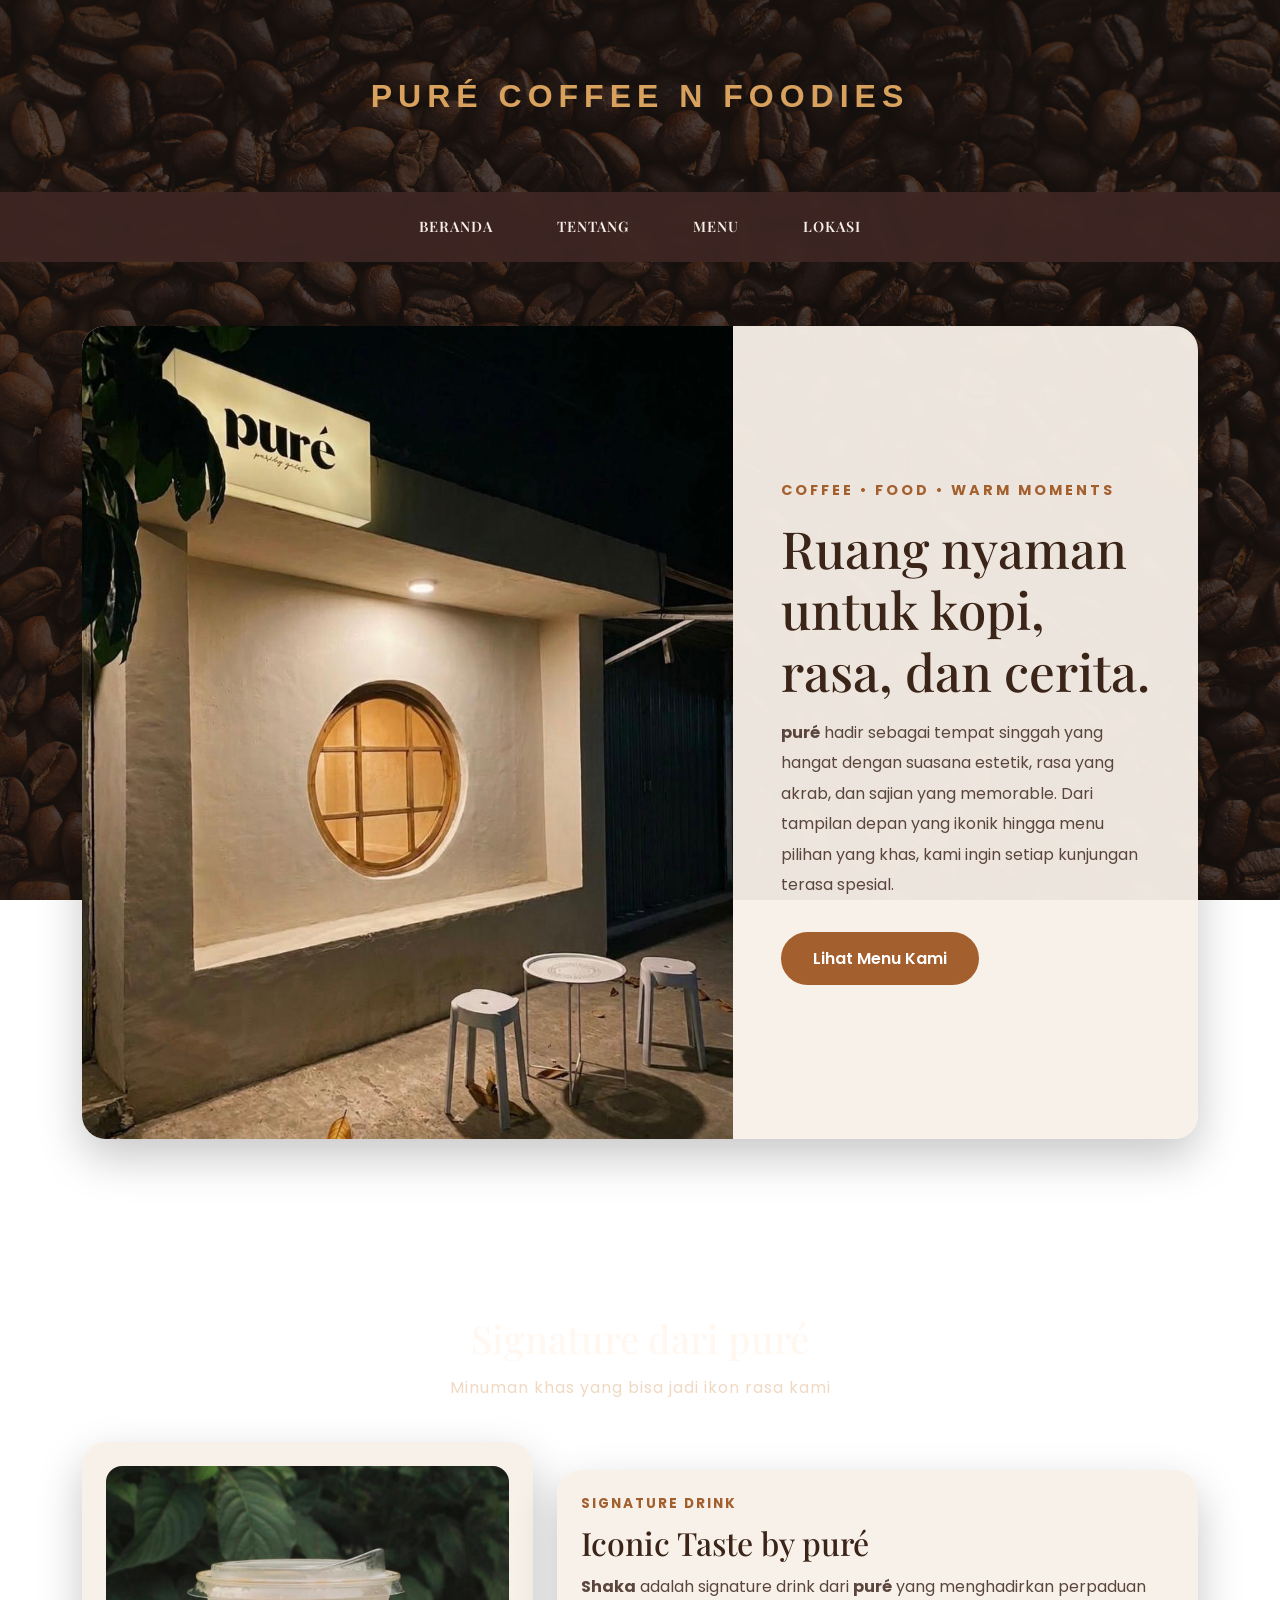
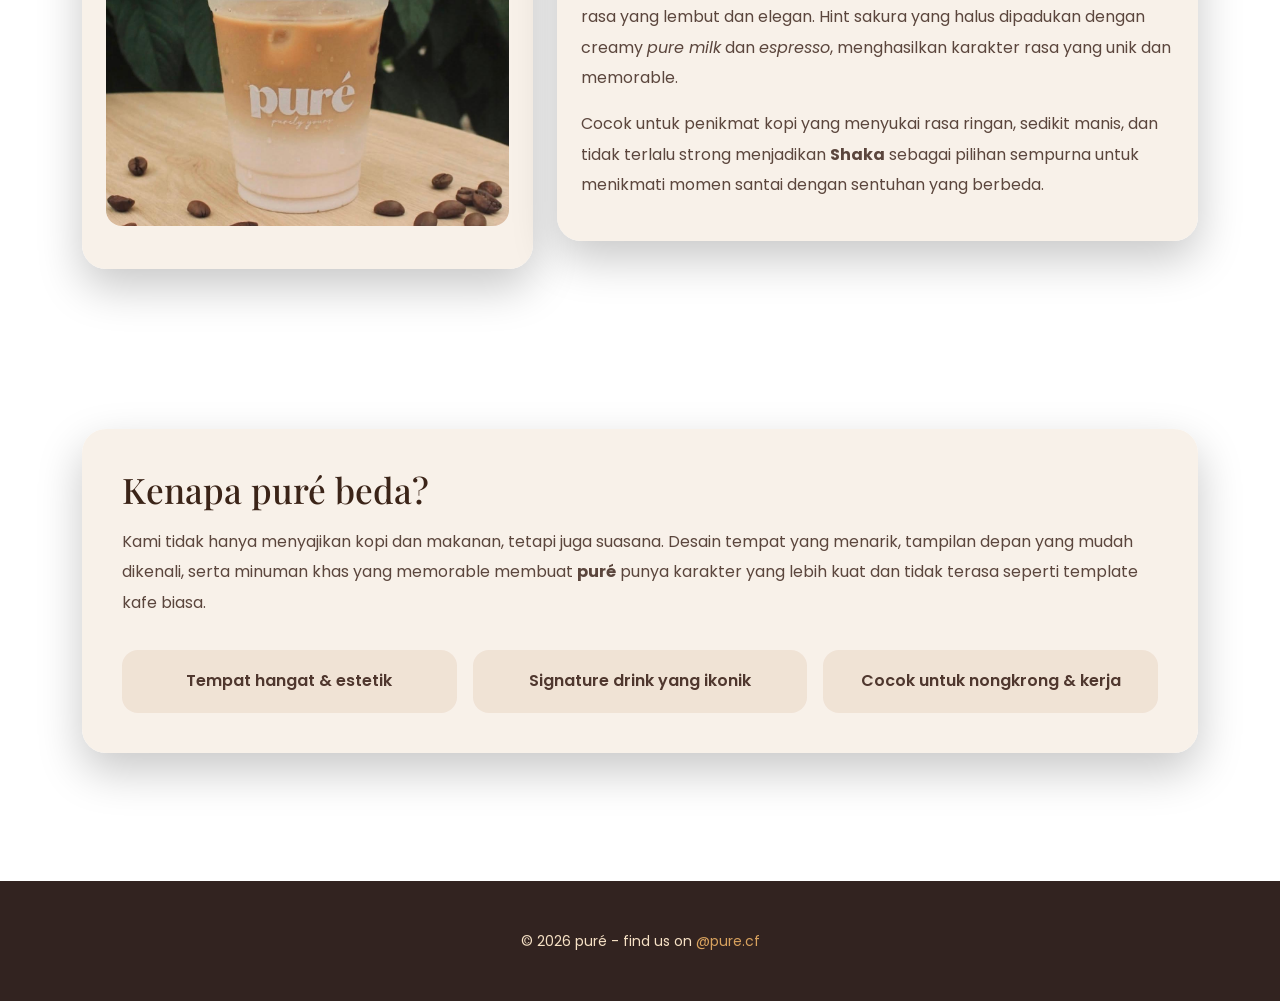
<file: index.html>
<!DOCTYPE html>
<html lang="id">
<head>
    <meta charset="utf-8" />
    <meta name="viewport" content="width=device-width, initial-scale=1, shrink-to-fit=no" />
    <meta name="description" content="puré coffee n foodies - kafe dengan kopi berkualitas, minuman signature, makanan lezat, dan suasana hangat untuk berkumpul." />
    <meta name="author" content="puré" />
    <title>pure.cf | puré coffee n foodies</title>
    <link rel="icon" type="image/x-icon" href="assets/favicon.ico" />

    <link href="https://fonts.googleapis.com/css2?family=Playfair+Display:wght@500;700;800&family=Poppins:wght@300;400;500;600;700&display=swap" rel="stylesheet" />
    <link href="css/styles.css" rel="stylesheet" />
    

    <style>
        body {
            font-family: 'Poppins', sans-serif;
            background: linear-gradient(rgba(28, 22, 19, 0.72), rgba(28, 22, 19, 0.72)), url('assets/img/bg.jpg');
            background-size: cover;
            background-position: center;
            background-attachment: fixed;
        }

        h1, h2, h3 {
            font-family: 'Playfair Display', serif;
        }
        .site-heading-upper {
            font-size: 2.6rem;
            letter-spacing: 6px;
            text-transform: uppercase;
            color: #d8a25e !important;
        }

        .site-heading-lower {
            font-size: 5.8rem;
            font-weight: 800;
            text-transform: none;
            letter-spacing: 1px;
        }

        #mainNav {
            background-color: rgba(62, 39, 35, 0.92);
        }

        #mainNav .navbar-nav .nav-item .nav-link {
            color: #f6eee7;
            font-weight: 600;
            letter-spacing: 1px;
        }

        .hero-section {
            padding: 4rem 0 6rem;
        }

        .hero-card, .signature-card, .story-card {
            background: rgba(248, 241, 232, 0.95);
            border-radius: 1.5rem;
            box-shadow: 0 18px 45px rgba(0, 0, 0, 0.22);
        }

        .hero-card {
            overflow: hidden;
        }

        .hero-image {
            width: 100%;
            height: 100%;
            min-height: 420px;
            object-fit: cover;
        }

        .hero-text {
            padding: 3rem;
        }

        .hero-tag {
            color: #a35f2d;
            text-transform: uppercase;
            letter-spacing: 3px;
            font-size: 0.9rem;
            font-weight: 700;
        }

        .hero-title {
            font-size: 3.2rem;
            color: #3b2418;
            margin: 1rem 0;
        }

        .hero-desc, .story-text, .signature-desc {
            color: #5b463d;
            line-height: 1.9;
        }

        .btn-pure {
            background-color: #a35f2d;
            color: #fff;
            padding: 0.9rem 2rem;
            border-radius: 999px;
            font-weight: 600;
            text-decoration: none;
            display: inline-block;
            transition: 0.3s ease;
        }

        .btn-pure:hover {
            background-color: #7e4720;
            color: #fff;
        }

        .section-soft {
            padding: 5rem 0;
        }

        .section-title {
            font-size: 2.4rem;
            color: #fff7f0;
            text-align: center;
            margin-bottom: 0.75rem;
        }

        .section-subtitle {
            text-align: center;
            color: #f0d8c2;
            margin-bottom: 2.5rem;
            letter-spacing: 1px;
        }

        .signature-card {
            padding: 1.5rem;
            height: 100%;
        }

        .signature-img {
            width: 100%;
            height: 360px;
            object-fit: cover;
            border-radius: 1rem;
            margin-bottom: 1.2rem;
        }

        .signature-label {
            color: #a35f2d;
            font-size: 0.85rem;
            font-weight: 700;
            text-transform: uppercase;
            letter-spacing: 2px;
        }

        .signature-name {
            color: #3b2418;
            font-size: 2rem;
            margin: 0.6rem 0;
        }

        .story-card {
            padding: 2.5rem;
        }

        .story-title {
            color: #3b2418;
            font-size: 2.2rem;
            margin-bottom: 1rem;
        }

        .feature-list {
            display: grid;
            grid-template-columns: repeat(3, 1fr);
            gap: 1rem;
            margin-top: 2rem;
        }

        .feature-item {
            background: rgba(163, 95, 45, 0.1);
            border-radius: 1rem;
            padding: 1.2rem;
            text-align: center;
            color: #4f372e;
            font-weight: 600;
        }

        .footer {
            background-color: rgba(39, 24, 21, 0.95);
        }

        @media (max-width: 991.98px) {
            .site-heading-upper {
                font-size: 1.8rem;
                letter-spacing: 4px;
            }

            .site-heading-lower {
                font-size: 3.4rem;
            }

            .hero-text {
                padding: 2rem;
            }

            .hero-title {
                font-size: 2.4rem;
            }

            .feature-list {
                grid-template-columns: 1fr;
            }
        }
    </style>
</head>
<body>
<header>
    <h1 class="site-heading text-center text-faded d-none d-lg-block">
        <span class="site-heading-upper text-primary mb-3">puré coffee n foodies</span>
    </h1>
</header>

    <nav class="navbar navbar-expand-lg navbar-dark py-lg-3" id="mainNav">
        <div class="container">
            <a class="navbar-brand text-uppercase fw-bold d-lg-none" href="index.html">puré</a>
            <button class="navbar-toggler" type="button" data-bs-toggle="collapse" data-bs-target="#navbarSupportedContent" aria-controls="#navbarSupportedContent" aria-expanded="false" aria-label="Toggle navigation">
                <span class="navbar-toggler-icon"></span>
            </button>
            <div class="collapse navbar-collapse" id="navbarSupportedContent">
                <ul class="navbar-nav mx-auto">
                    <li class="nav-item px-lg-4"><a class="nav-link text-uppercase" href="index.html">Beranda</a></li>
                    <li class="nav-item px-lg-4"><a class="nav-link text-uppercase" href="about.html">Tentang</a></li>
                    <li class="nav-item px-lg-4"><a class="nav-link text-uppercase" href="products.html">Menu</a></li>
                    <li class="nav-item px-lg-4"><a class="nav-link text-uppercase" href="store.html">Lokasi</a></li>
                </ul>
            </div>
        </div>
    </nav>

    <section class="hero-section">
        <div class="container">
            <div class="row g-0 align-items-stretch hero-card">
                <div class="col-lg-7">
                    <img class="hero-image" src="assets/img/foto1.jpeg" alt="Tampilan depan puré coffee n foodies" />
                </div>
                <div class="col-lg-5 d-flex align-items-center">
                    <div class="hero-text">
                        <div class="hero-tag">coffee • food • warm moments</div>
                        <h2 class="hero-title">Ruang nyaman untuk kopi, rasa, dan cerita.</h2>
                        <p class="hero-desc">
                            <strong>puré</strong> hadir sebagai tempat singgah yang hangat dengan suasana estetik, rasa yang akrab, dan sajian yang memorable. Dari tampilan depan yang ikonik hingga menu pilihan yang khas, kami ingin setiap kunjungan terasa spesial.
                        </p>
                        <a class="btn-pure mt-3" href="products.html">Lihat Menu Kami</a>
                    </div>
                </div>
            </div>
        </div>
    </section>

    <section class="section-soft">
        <div class="container">
            <h2 class="section-title">Signature dari puré</h2>
            <p class="section-subtitle">Minuman khas yang bisa jadi ikon rasa kami</p>

            <div class="row g-4 align-items-center">
                <div class="col-lg-5">
                    <div class="signature-card">
                        <img class="signature-img" src="assets/img/foto7.jpeg" alt="Minuman khas puré" />
                    </div>
                </div>
                <div class="col-lg-7">
                    <div class="signature-card">
                        <div class="signature-label">Signature Drink</div>
                        <h3 class="signature-name">Iconic Taste by puré</h3>
                        <p class="signature-desc">
                        <strong>Shaka</strong> adalah signature drink dari <strong>puré</strong> yang menghadirkan perpaduan rasa yang lembut dan elegan. Hint sakura yang halus dipadukan dengan creamy <em>pure milk</em> dan <em>espresso</em>, menghasilkan karakter rasa yang unik dan memorable.</p>
                    <p class="signature-desc">
                        Cocok untuk penikmat kopi yang menyukai rasa ringan, sedikit manis, dan tidak terlalu strong menjadikan <strong>Shaka</strong> sebagai pilihan sempurna untuk menikmati momen santai dengan sentuhan yang berbeda.
                    </p>
                    </div>
                </div>
            </div>
        </div>
    </section>

    <section class="page-section pb-5">
        <div class="container">
            <div class="story-card">
                <h3 class="story-title">Kenapa puré beda?</h3>
                <p class="story-text">
                    Kami tidak hanya menyajikan kopi dan makanan, tetapi juga suasana. Desain tempat yang menarik, tampilan depan yang mudah dikenali, serta minuman khas yang memorable membuat <strong>puré</strong> punya karakter yang lebih kuat dan tidak terasa seperti template kafe biasa.
                </p>
                <div class="feature-list">
                    <div class="feature-item">Tempat hangat & estetik</div>
                    <div class="feature-item">Signature drink yang ikonik</div>
                    <div class="feature-item">Cocok untuk nongkrong & kerja</div>
                </div>
            </div>
        </div>
    </section>
<footer class="footer text-faded text-center py-5">
    <div class="container">
        <p class="m-0 small">
            © 2026 puré - find us on 
            <a href="https://instagram.com/pure.cf" target="_blank" style="color: #d8a25e; text-decoration: none;">
                @pure.cf
            </a>
        </p>
    </div>
</footer>

    <script src="https://cdn.jsdelivr.net/npm/bootstrap@5.2.3/dist/js/bootstrap.bundle.min.js"></script>
    <script src="js/scripts.js"></script>
</body>
</html>
</file>
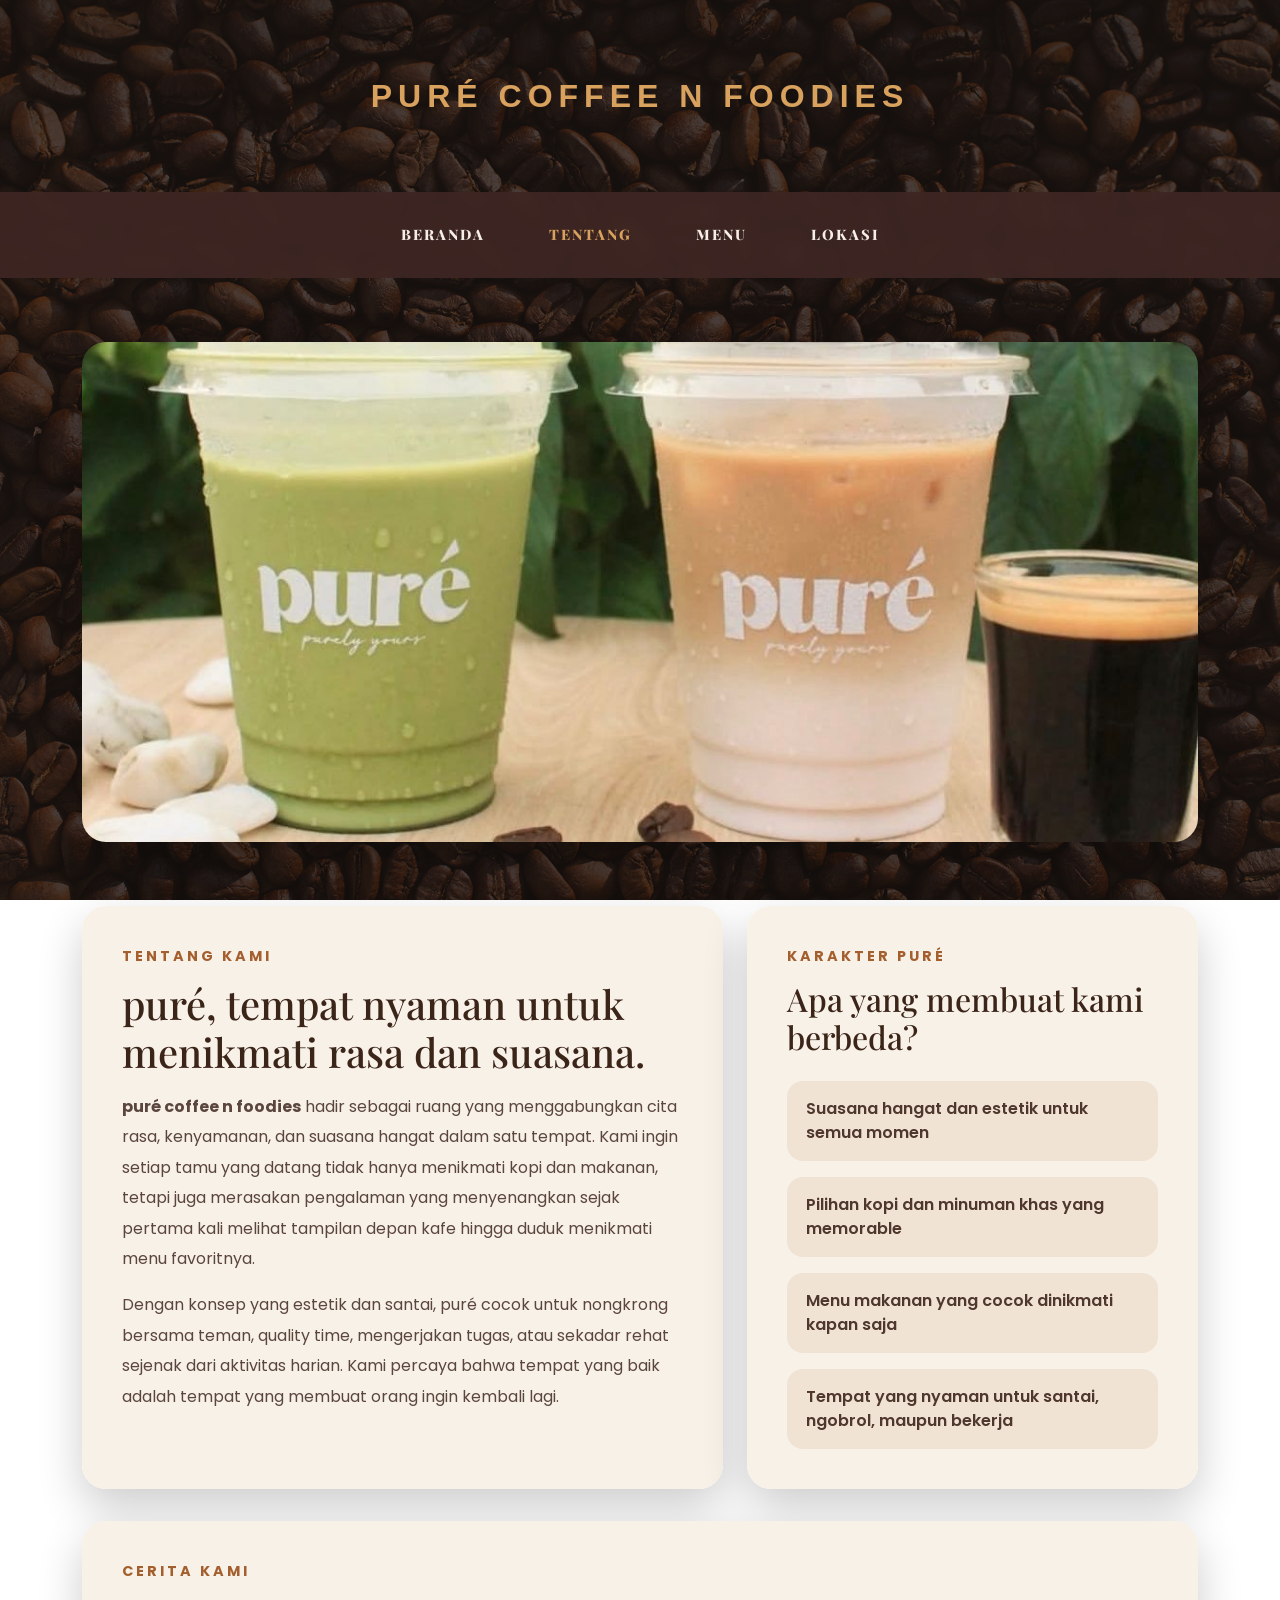
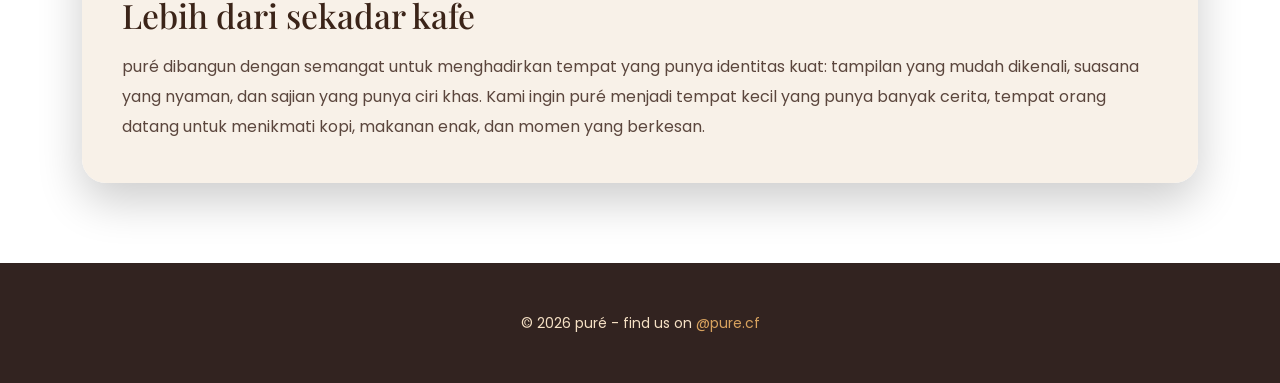
<file: about.html>
<!DOCTYPE html>
<html lang="id">
<head>
    <meta charset="utf-8" />
    <meta name="viewport" content="width=device-width, initial-scale=1, shrink-to-fit=no" />
    <meta name="description" content="Tentang puré coffee n foodies" />
    <meta name="author" content="puré" />
    <title>Tentang | pure.cf</title>
    <link rel="icon" type="image/x-icon" href="assets/favicon.ico" />

    <link href="https://fonts.googleapis.com/css2?family=Playfair+Display:wght@600;700;800&family=Poppins:wght@300;400;500;600;700&display=swap" rel="stylesheet" />
    <link href="css/styles.css" rel="stylesheet" />

    <style>
        body {
            font-family: 'Poppins', sans-serif;
            background: linear-gradient(rgba(28, 22, 19, 0.72), rgba(28, 22, 19, 0.72)), url('assets/img/bg.jpg');
            background-size: cover;
            background-position: center;
            background-attachment: fixed;
        }

        h1, h2, h3 {
            font-family: 'Playfair Display', serif;
        }

        .site-heading-upper {
            font-size: 2.2rem;
            letter-spacing: 6px;
            color: #d8a25e !important;
        }

        .site-heading-lower {
            font-size: 5rem;
            font-weight: 800;
            text-transform: none;
        }

        #mainNav {
            background-color: rgba(62, 39, 35, 0.92);
        }

        #mainNav .nav-link {
            color: #f6eee7;
            font-weight: 600;
        }

        .about-hero {
            padding: 4rem 0 2rem;
        }

        .about-hero-img {
            width: 100%;
            max-height: 500px;
            object-fit: cover;
            border-radius: 1.5rem;
            box-shadow: 0 18px 45px rgba(0, 0, 0, 0.25);
        }

        .about-content {
            padding: 2rem 0 5rem;
        }

        .about-box {
            background: rgba(248, 241, 232, 0.96);
            border-radius: 1.5rem;
            padding: 2.5rem;
            box-shadow: 0 18px 45px rgba(0, 0, 0, 0.2);
            height: 100%;
        }

        .about-tag {
            text-transform: uppercase;
            letter-spacing: 3px;
            font-size: 0.9rem;
            font-weight: 700;
            color: #a35f2d;
        }

        .about-title {
            font-size: 2.5rem;
            color: #3b2418;
            margin: 0.8rem 0 1rem;
        }

        .about-text {
            color: #5b463d;
            line-height: 1.9;
        }

        .value-list {
            display: grid;
            gap: 1rem;
            margin-top: 1.5rem;
        }

        .value-item {
            background: rgba(163, 95, 45, 0.1);
            border-radius: 1rem;
            padding: 1rem 1.2rem;
            color: #4f372e;
            font-weight: 600;
        }

        .footer {
            background-color: rgba(39, 24, 21, 0.95);
        }

        @media (max-width: 991.98px) {
            .site-heading-upper {
                font-size: 1.5rem;
                letter-spacing: 4px;
            }

            .site-heading-lower {
                font-size: 3.2rem;
            }

            .about-title {
                font-size: 2rem;
            }
        }
    </style>
</head>
<body>
<header>
    <h1 class="site-heading text-center text-faded d-none d-lg-block">
        <span class="site-heading-upper text-primary mb-3">puré coffee n foodies</span>
    </h1>
</header>

    <nav class="navbar navbar-expand-lg navbar-dark py-lg-4" id="mainNav">
        <div class="container">
            <a class="navbar-brand text-uppercase fw-bold d-lg-none" href="index.html">puré</a>
            <button class="navbar-toggler" type="button" data-bs-toggle="collapse" data-bs-target="#navbarSupportedContent" aria-controls="navbarSupportedContent" aria-expanded="false" aria-label="Toggle navigation">
                <span class="navbar-toggler-icon"></span>
            </button>
            <div class="collapse navbar-collapse" id="navbarSupportedContent">
                <ul class="navbar-nav mx-auto">
                    <li class="nav-item px-lg-4"><a class="nav-link text-uppercase" href="index.html">Beranda</a></li>
                    <li class="nav-item px-lg-4"><a class="nav-link text-uppercase active" href="about.html">Tentang</a></li>
                    <li class="nav-item px-lg-4"><a class="nav-link text-uppercase" href="products.html">Menu</a></li>
                    <li class="nav-item px-lg-4"><a class="nav-link text-uppercase" href="store.html">Lokasi</a></li>
                </ul>
            </div>
        </div>
    </nav>

    <section class="about-hero">
        <div class="container">
            <img class="about-hero-img" src="assets/img/foto000.jpeg" alt="Tampilan depan puré coffee n foodies" />
        </div>
    </section>

    <section class="about-content">
        <div class="container">
            <div class="row g-4">
                <div class="col-lg-7">
                    <div class="about-box">
                        <div class="about-tag">Tentang Kami</div>
                        <h2 class="about-title">puré, tempat nyaman untuk menikmati rasa dan suasana.</h2>
                        <p class="about-text">
                            <strong>puré coffee n foodies</strong> hadir sebagai ruang yang menggabungkan cita rasa, kenyamanan, dan suasana hangat dalam satu tempat. Kami ingin setiap tamu yang datang tidak hanya menikmati kopi dan makanan, tetapi juga merasakan pengalaman yang menyenangkan sejak pertama kali melihat tampilan depan kafe hingga duduk menikmati menu favoritnya.
                        </p>
                        <p class="about-text mb-0">
                            Dengan konsep yang estetik dan santai, puré cocok untuk nongkrong bersama teman, quality time, mengerjakan tugas, atau sekadar rehat sejenak dari aktivitas harian. Kami percaya bahwa tempat yang baik adalah tempat yang membuat orang ingin kembali lagi.
                        </p>
                    </div>
                </div>

                <div class="col-lg-5">
                    <div class="about-box">
                        <div class="about-tag">Karakter puré</div>
                        <h3 class="about-title" style="font-size: 2rem;">Apa yang membuat kami berbeda?</h3>
                        <div class="value-list">
                            <div class="value-item">Suasana hangat dan estetik untuk semua momen</div>
                            <div class="value-item">Pilihan kopi dan minuman khas yang memorable</div>
                            <div class="value-item">Menu makanan yang cocok dinikmati kapan saja</div>
                            <div class="value-item">Tempat yang nyaman untuk santai, ngobrol, maupun bekerja</div>
                        </div>
                    </div>
                </div>
            </div>

            <div class="row g-4 mt-2">
                <div class="col-12">
                    <div class="about-box">
                        <div class="about-tag">Cerita Kami</div>
                        <h3 class="about-title" style="font-size: 2.1rem;">Lebih dari sekadar kafe</h3>
                        <p class="about-text mb-0">
                            puré dibangun dengan semangat untuk menghadirkan tempat yang punya identitas kuat: tampilan yang mudah dikenali, suasana yang nyaman, dan sajian yang punya ciri khas. Kami ingin puré menjadi tempat kecil yang punya banyak cerita, tempat orang datang untuk menikmati kopi, makanan enak, dan momen yang berkesan.
                        </p>
                    </div>
                </div>
            </div>
        </div>
    </section>

<footer class="footer text-faded text-center py-5">
    <div class="container">
        <p class="m-0 small">
            © 2026 puré - find us on 
            <a href="https://instagram.com/pure.cf" target="_blank" style="color: #d8a25e; text-decoration: none;">
                @pure.cf
            </a>
        </p>
    </div>
</footer>

    <script src="https://cdn.jsdelivr.net/npm/bootstrap@5.2.3/dist/js/bootstrap.bundle.min.js"></script>
    <script src="js/scripts.js"></script>
</body>
</html>
</file>
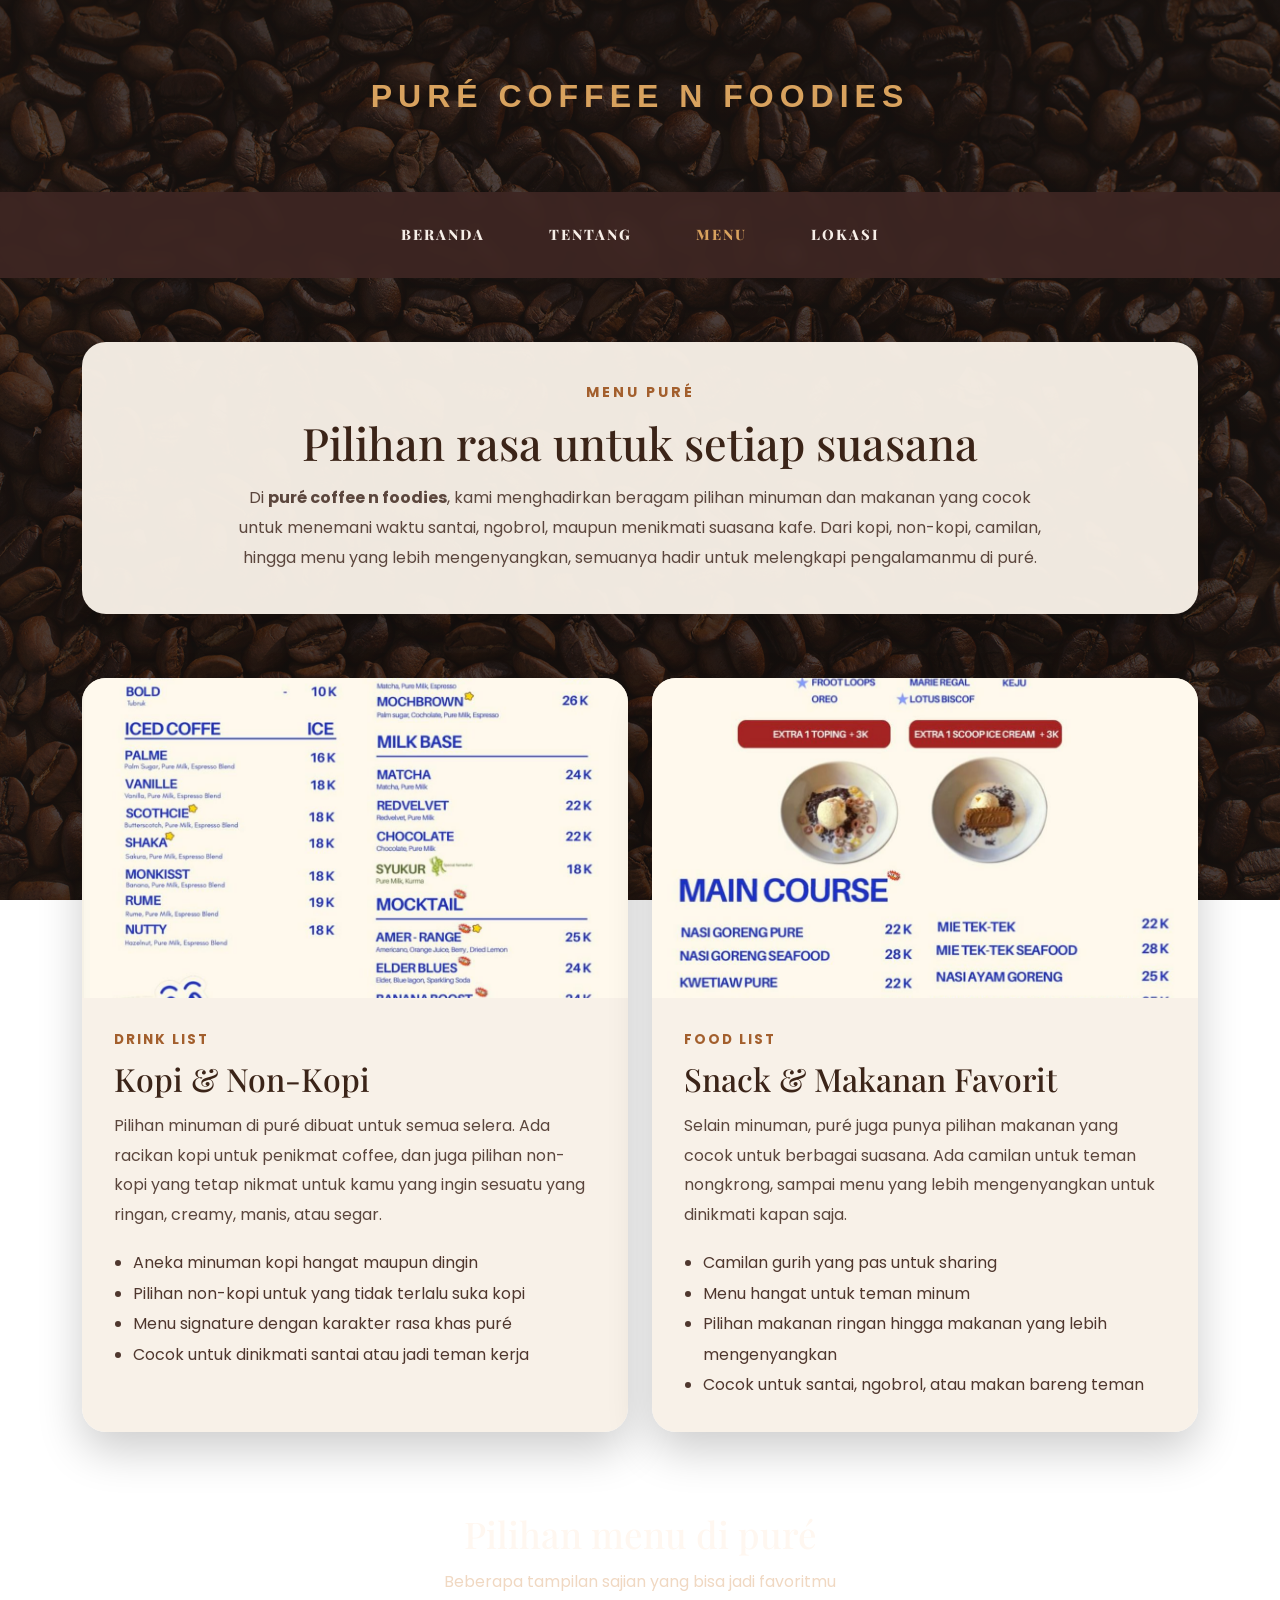
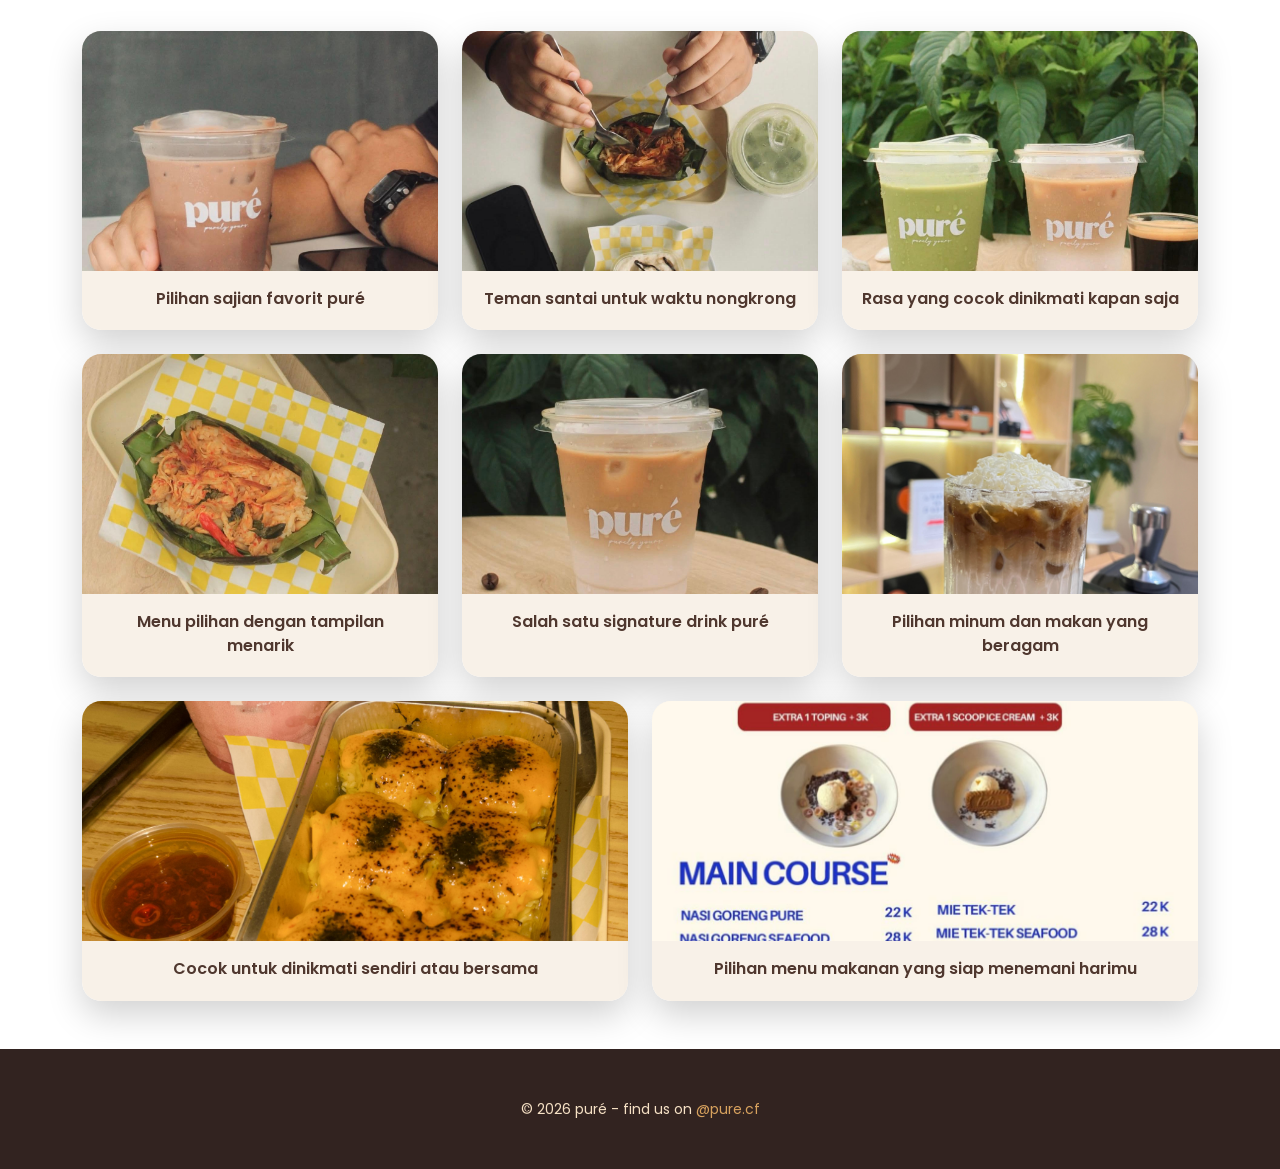
<file: products.html>
<!DOCTYPE html>
<html lang="id">
<head>
    <meta charset="utf-8" />
    <meta name="viewport" content="width=device-width, initial-scale=1, shrink-to-fit=no" />
    <meta name="description" content="Menu puré coffee n foodies" />
    <meta name="author" content="puré" />
    <title>Menu | pure.cf</title>
    <link rel="icon" type="image/x-icon" href="assets/favicon.ico" />

    <link href="https://fonts.googleapis.com/css2?family=Playfair+Display:wght@600;700;800&family=Poppins:wght@300;400;500;600;700&display=swap" rel="stylesheet" />
    <link href="css/styles.css" rel="stylesheet" />

    <style>
        body {
            font-family: 'Poppins', sans-serif;
            background: linear-gradient(rgba(28, 22, 19, 0.72), rgba(28, 22, 19, 0.72)), url('assets/img/bg.jpg');
            background-size: cover;
            background-position: center;
            background-attachment: fixed;
        }

        h1, h2, h3, h4 {
            font-family: 'Playfair Display', serif;
        }

        .site-heading-upper {
            font-size: 2.2rem;
            letter-spacing: 6px;
            color: #d8a25e !important;
        }

        .site-heading-lower {
            font-size: 5rem;
            font-weight: 800;
            text-transform: none;
        }

        #mainNav {
            background-color: rgba(62, 39, 35, 0.92);
        }

        #mainNav .nav-link {
            color: #f6eee7;
            font-weight: 600;
        }

        .menu-hero {
            padding: 4rem 0 2rem;
        }

        .menu-head-box {
            background: rgba(248, 241, 232, 0.96);
            border-radius: 1.5rem;
            padding: 2.5rem;
            box-shadow: 0 18px 45px rgba(0, 0, 0, 0.2);
            text-align: center;
        }

        .menu-tag {
            text-transform: uppercase;
            letter-spacing: 3px;
            font-size: 0.9rem;
            font-weight: 700;
            color: #a35f2d;
        }

        .menu-title {
            font-size: 2.8rem;
            color: #3b2418;
            margin-top: 0.8rem;
        }

        .menu-desc {
            color: #5b463d;
            line-height: 1.9;
            max-width: 820px;
            margin: 0.8rem auto 0;
        }

        .menu-section {
            padding: 2rem 0 5rem;
        }

        .menu-card {
            background: rgba(248, 241, 232, 0.96);
            border-radius: 1.5rem;
            overflow: hidden;
            box-shadow: 0 18px 45px rgba(0, 0, 0, 0.2);
            height: 100%;
        }

        .menu-img {
            width: 100%;
            height: 320px;
            object-fit: cover;
        }

        .menu-body {
            padding: 2rem;
        }

        .menu-label {
            text-transform: uppercase;
            letter-spacing: 2px;
            font-size: 0.85rem;
            font-weight: 700;
            color: #a35f2d;
        }

        .menu-name {
            font-size: 2rem;
            color: #3b2418;
            margin: 0.6rem 0 0.8rem;
        }

        .menu-text {
            color: #5b463d;
            line-height: 1.85;
            margin-bottom: 1.2rem;
        }

        .menu-list {
            margin: 0;
            padding-left: 1.2rem;
            color: #4f372e;
            line-height: 1.9;
        }

        .gallery-title {
            text-align: center;
            color: #fff7f0;
            font-size: 2.3rem;
            margin-bottom: 0.7rem;
        }

        .gallery-subtitle {
            text-align: center;
            color: #f0d8c2;
            margin-bottom: 2.2rem;
        }

        .gallery-card {
            background: rgba(248, 241, 232, 0.96);
            border-radius: 1.2rem;
            overflow: hidden;
            box-shadow: 0 14px 35px rgba(0, 0, 0, 0.18);
            height: 100%;
        }

        .gallery-img {
            width: 100%;
            height: 240px;
            object-fit: cover;
            display: block;
        }

        .gallery-caption {
            padding: 1rem 1.2rem 1.2rem;
            color: #4f372e;
            font-weight: 600;
            text-align: center;
        }

        .footer {
            background-color: rgba(39, 24, 21, 0.95);
        }

        @media (max-width: 991.98px) {
            .site-heading-upper {
                font-size: 1.5rem;
                letter-spacing: 4px;
            }

            .site-heading-lower {
                font-size: 3.2rem;
            }

            .menu-title {
                font-size: 2.1rem;
            }

            .menu-name {
                font-size: 1.7rem;
            }
        }
    </style>
</head>

<div id="imgModal" style="display:none; position:fixed; z-index:9999; padding-top:60px; left:0; top:0; width:100%; height:100%; background: rgba(0,0,0,0.9);">
    <span onclick="closeImg()" style="position:absolute; top:20px; right:35px; color:#fff; font-size:40px; cursor:pointer;">&times;</span>
    <img id="imgModalContent" style="margin:auto; display:block; max-width:90%; max-height:80%;">

    <script>
    const images = document.querySelectorAll(".gallery-img");

    images.forEach(img => {
        img.onclick = function() {
            document.getElementById("imgModal").style.display = "block";
            document.getElementById("imgModalContent").src = this.src;
        }
    });

    function closeImg() {
        document.getElementById("imgModal").style.display = "none";
    }
</script>
</div>

<body>
 <header>
    <h1 class="site-heading text-center text-faded d-none d-lg-block">
        <span class="site-heading-upper text-primary mb-3">puré coffee n foodies</span>
    </h1>
</header>

    <nav class="navbar navbar-expand-lg navbar-dark py-lg-4" id="mainNav">
        <div class="container">
            <a class="navbar-brand text-uppercase fw-bold d-lg-none" href="index.html">puré</a>
            <button class="navbar-toggler" type="button" data-bs-toggle="collapse" data-bs-target="#navbarSupportedContent" aria-controls="navbarSupportedContent" aria-expanded="false" aria-label="Toggle navigation">
                <span class="navbar-toggler-icon"></span>
            </button>
            <div class="collapse navbar-collapse" id="navbarSupportedContent">
                <ul class="navbar-nav mx-auto">
                    <li class="nav-item px-lg-4"><a class="nav-link text-uppercase" href="index.html">Beranda</a></li>
                    <li class="nav-item px-lg-4"><a class="nav-link text-uppercase" href="about.html">Tentang</a></li>
                    <li class="nav-item px-lg-4"><a class="nav-link text-uppercase active" href="products.html">Menu</a></li>
                    <li class="nav-item px-lg-4"><a class="nav-link text-uppercase" href="store.html">Lokasi</a></li>
                </ul>
            </div>
        </div>
    </nav>

    <section class="menu-hero">
        <div class="container">
            <div class="menu-head-box">
                <div class="menu-tag">Menu puré</div>
                <h2 class="menu-title">Pilihan rasa untuk setiap suasana</h2>
                <p class="menu-desc">
                    Di <strong>puré coffee n foodies</strong>, kami menghadirkan beragam pilihan minuman dan makanan yang cocok untuk menemani waktu santai, ngobrol, maupun menikmati suasana kafe. Dari kopi, non-kopi, camilan, hingga menu yang lebih mengenyangkan, semuanya hadir untuk melengkapi pengalamanmu di puré.
                </p>
            </div>
        </div>
    </section>

    <section class="menu-section">
        <div class="container">
            <div class="row g-4">
                <div class="col-lg-6">
                    <div class="menu-card">
                        <img class="menu-img" src="assets/img/fotominum.jpeg" alt="Daftar menu minuman puré" />
                        <div class="menu-body">
                            <div class="menu-label">Drink List</div>
                            <h3 class="menu-name">Kopi & Non-Kopi</h3>
                            <p class="menu-text">
                                Pilihan minuman di puré dibuat untuk semua selera. Ada racikan kopi untuk penikmat coffee, dan juga pilihan non-kopi yang tetap nikmat untuk kamu yang ingin sesuatu yang ringan, creamy, manis, atau segar.
                            </p>
                            <ul class="menu-list">
                                <li>Aneka minuman kopi hangat maupun dingin</li>
                                <li>Pilihan non-kopi untuk yang tidak terlalu suka kopi</li>
                                <li>Menu signature dengan karakter rasa khas puré</li>
                                <li>Cocok untuk dinikmati santai atau jadi teman kerja</li>
                            </ul>
                        </div>
                    </div>
                </div>

                <div class="col-lg-6">
                    <div class="menu-card">
                        <img class="menu-img" src="assets/img/fotomakan.jpeg" alt="Daftar menu makanan puré" />
                        <div class="menu-body">
                            <div class="menu-label">Food List</div>
                            <h3 class="menu-name">Snack & Makanan Favorit</h3>
                            <p class="menu-text">
                                Selain minuman, puré juga punya pilihan makanan yang cocok untuk berbagai suasana. Ada camilan untuk teman nongkrong, sampai menu yang lebih mengenyangkan untuk dinikmati kapan saja.
                            </p>
                            <ul class="menu-list">
                                <li>Camilan gurih yang pas untuk sharing</li>
                                <li>Menu hangat untuk teman minum</li>
                                <li>Pilihan makanan ringan hingga makanan yang lebih mengenyangkan</li>
                                <li>Cocok untuk santai, ngobrol, atau makan bareng teman</li>
                            </ul>
                        </div>
                    </div>
                </div>
            </div>
        </div>
    </section>

    <section class="pb-5">
        <div class="container">
            <h2 class="gallery-title">Pilihan menu di puré</h2>
            <p class="gallery-subtitle">Beberapa tampilan sajian yang bisa jadi favoritmu</p>

            <div class="row g-4">
                <div class="col-md-6 col-lg-4">
                    <div class="gallery-card">
                        <img class="gallery-img" src="assets/img/foto2.jpeg" alt="Menu puré 1" />
                        <div class="gallery-caption">Pilihan sajian favorit puré</div>
                    </div>
                </div>

                <div class="col-md-6 col-lg-4">
                    <div class="gallery-card">
                        <img class="gallery-img" src="assets/img/foto3.jpeg" alt="Menu puré 2" />
                        <div class="gallery-caption">Teman santai untuk waktu nongkrong</div>
                    </div>
                </div>

                <div class="col-md-6 col-lg-4">
                    <div class="gallery-card">
                        <img class="gallery-img" src="assets/img/foto4.jpeg" alt="Menu puré 3" />
                        <div class="gallery-caption">Rasa yang cocok dinikmati kapan saja</div>
                    </div>
                </div>

                <div class="col-md-6 col-lg-4">
                    <div class="gallery-card">
                        <img class="gallery-img" src="assets/img/foto6.jpeg" alt="Menu puré 4" />
                        <div class="gallery-caption">Menu pilihan dengan tampilan menarik</div>
                    </div>
                </div>

                <div class="col-md-6 col-lg-4">
                    <div class="gallery-card">
                        <img class="gallery-img" src="assets/img/foto7.jpeg" alt="Menu puré 5" />
                        <div class="gallery-caption">Salah satu signature drink puré</div>
                    </div>
                </div>

                <div class="col-md-6 col-lg-4">
                    <div class="gallery-card">
                        <img class="gallery-img" src="assets/img/foto8.jpeg" alt="Menu puré 6" />
                        <div class="gallery-caption">Pilihan minum dan makan yang beragam</div>
                    </div>
                </div>

                <div class="col-md-6 col-lg-6">
                    <div class="gallery-card">
                        <img class="gallery-img" src="assets/img/foto9.jpeg" alt="Menu puré 7" />
                        <div class="gallery-caption">Cocok untuk dinikmati sendiri atau bersama</div>
                    </div>
                </div>

                <div class="col-md-6 col-lg-6">
                    <div class="gallery-card">
                        <img class="gallery-img" src="assets/img/fotomakan.jpeg" alt="Menu makanan puré" />
                        <div class="gallery-caption">Pilihan menu makanan yang siap menemani harimu</div>
                    </div>
                </div>
            </div>
        </div>
    </section>

<footer class="footer text-faded text-center py-5">
    <div class="container">
        <p class="m-0 small">
            © 2026 puré - find us on 
            <a href="https://instagram.com/pure.cf" target="_blank" style="color: #d8a25e; text-decoration: none;">
                @pure.cf
            </a>
        </p>
    </div>
</footer>
    <script src="https://cdn.jsdelivr.net/npm/bootstrap@5.2.3/dist/js/bootstrap.bundle.min.js"></script>
    <script src="js/scripts.js"></script>
</body>
</html>
</file>
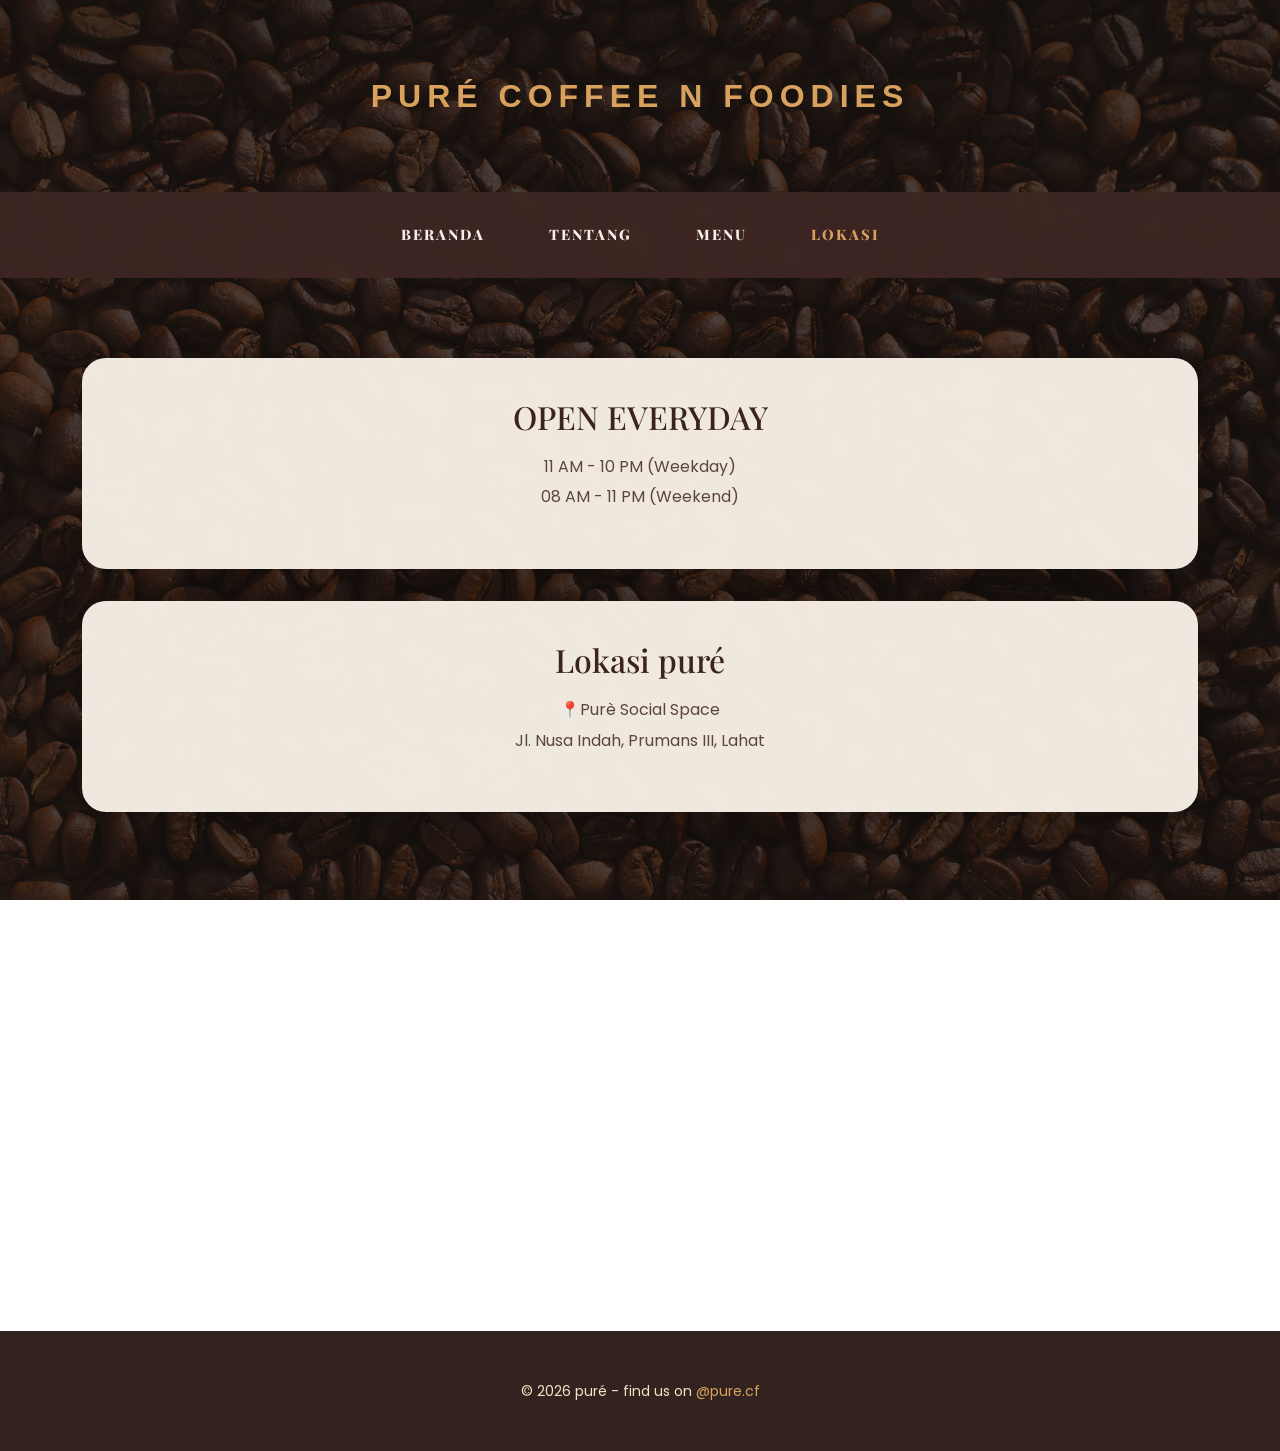
<file: store.html>
<!DOCTYPE html>
<html lang="id">
<head>
    <meta charset="utf-8" />
    <meta name="viewport" content="width=device-width, initial-scale=1, shrink-to-fit=no" />
    <meta name="description" content="Lokasi puré coffee n foodies" />
    <meta name="author" content="puré" />
    <title>Lokasi | pure.cf</title>
    <link rel="icon" type="image/x-icon" href="assets/favicon.ico" />

    <link href="https://fonts.googleapis.com/css2?family=Playfair+Display:wght@600;700;800&family=Poppins:wght@300;400;500;600;700&display=swap" rel="stylesheet" />
    <link href="css/styles.css" rel="stylesheet" />

    <style>
        body {
            font-family: 'Poppins', sans-serif;
            background: linear-gradient(rgba(28, 22, 19, 0.72), rgba(28, 22, 19, 0.72)), url('assets/img/bg.jpg');
            background-size: cover;
            background-position: center;
            background-attachment: fixed;
        }

        h1, h2, h3 {
            font-family: 'Playfair Display', serif;
        }

        .site-heading-upper {
            font-size: 2rem;
            letter-spacing: 6px;
            color: #d8a25e !important;
        }

        .site-heading-lower {
            font-size: 4.5rem;
        }

        #mainNav {
            background-color: rgba(62, 39, 35, 0.92);
        }

        #mainNav .nav-link {
            color: #f6eee7;
            font-weight: 600;
        }

        .info-box {
            background: rgba(248, 241, 232, 0.96);
            border-radius: 1.5rem;
            padding: 2.5rem;
            box-shadow: 0 18px 45px rgba(0,0,0,0.2);
            margin-bottom: 2rem;
        }

        .info-title {
            font-size: 2rem;
            color: #3b2418;
            margin-bottom: 1rem;
        }

        .info-text {
            color: #5b463d;
            line-height: 1.9;
        }

        .map-box iframe {
            width: 100%;
            height: 400px;
            border: none;
            border-radius: 1.5rem;
        }

        .footer {
            background-color: rgba(39, 24, 21, 0.95);
        }
    </style>
</head>
<body>

<header>
    <h1 class="site-heading text-center text-faded d-none d-lg-block">
        <span class="site-heading-upper text-primary mb-3">puré coffee n foodies</span>
    </h1>
</header>

<nav class="navbar navbar-expand-lg navbar-dark py-lg-4" id="mainNav">
    <div class="container">
        <a class="navbar-brand text-uppercase fw-bold d-lg-none" href="index.html">puré</a>
        <button class="navbar-toggler" type="button" data-bs-toggle="collapse" data-bs-target="#navbarSupportedContent">
            <span class="navbar-toggler-icon"></span>
        </button>
        <div class="collapse navbar-collapse" id="navbarSupportedContent">
            <ul class="navbar-nav mx-auto">
                <li class="nav-item px-lg-4"><a class="nav-link text-uppercase" href="index.html">Beranda</a></li>
                <li class="nav-item px-lg-4"><a class="nav-link text-uppercase" href="about.html">Tentang</a></li>
                <li class="nav-item px-lg-4"><a class="nav-link text-uppercase" href="products.html">Menu</a></li>
                <li class="nav-item px-lg-4"><a class="nav-link text-uppercase active" href="store.html">Lokasi</a></li>
            </ul>
        </div>
    </div>
</nav>

<section class="page-section">
    <div class="container">

        <!-- JAM BUKA -->
        <div class="info-box text-center">
            <h2 class="info-title">OPEN EVERYDAY</h2>
            <p class="info-text">
                11 AM - 10 PM (Weekday)<br>
                08 AM - 11 PM (Weekend)
            </p>
        </div>

        <!-- ALAMAT -->
        <div class="info-box text-center">
            <h2 class="info-title">Lokasi puré</h2>
            <p class="info-text">
                📍Purè Social Space<br>
                Jl. Nusa Indah, Prumans III, Lahat
            </p>
        </div>

        <!-- MAP -->
        <div class="map-box">
            <iframe src="https://www.google.com/maps?q=-3.783,103.550&output=embed"></iframe>
        </div>

    </div>
</section>

<footer class="footer text-faded text-center py-5">
    <div class="container">
        <p class="m-0 small">
            © 2026 puré - find us on 
            <a href="https://instagram.com/pure.cf" target="_blank" style="color: #d8a25e; text-decoration: none;">
                @pure.cf
            </a>
        </p>
    </div>
</footer>

<script src="https://cdn.jsdelivr.net/npm/bootstrap@5.2.3/dist/js/bootstrap.bundle.min.js"></script>
<script src="js/scripts.js"></script>

</body>
</html>
</file>
